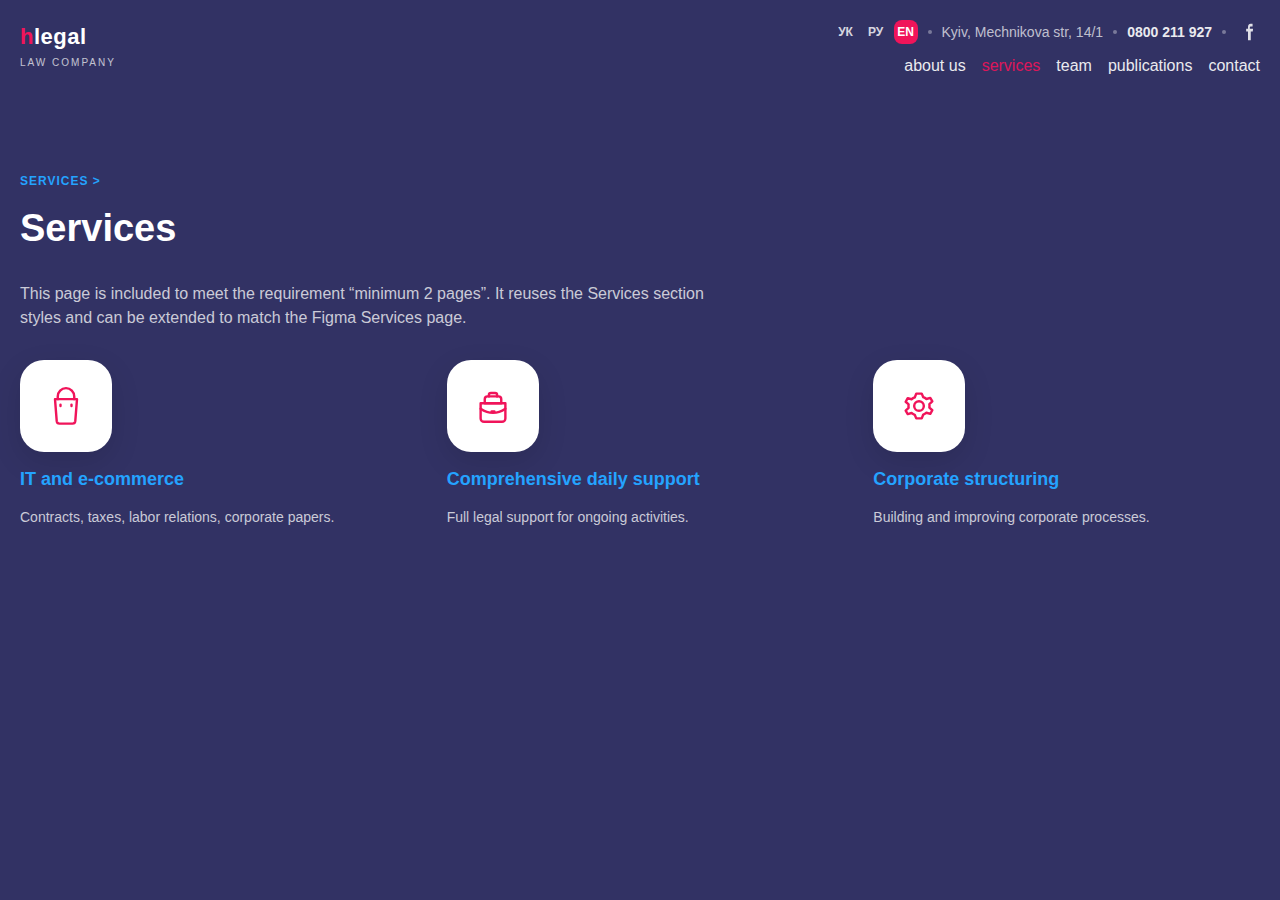
<file: services.html>
<!doctype html>
<html lang="en">
<head>
  <meta charset="UTF-8" />
  <meta name="viewport" content="width=device-width, initial-scale=1.0" />
  <title>Services – hlegal</title>
  <link rel="stylesheet" href="css/style.css" />
</head>
<body style="background:#323264">

<svg xmlns="http://www.w3.org/2000/svg" style="display:none">
  <symbol id="icon-facebook" viewBox="0 0 24 24">
    <path fill="currentColor" d="M14 8.5V7.1c0-.7.5-1.1 1.2-1.1H17V3h-2.1C12.8 3 12 4.4 12 6.7v1.8H10v3h2V21h3v-9.5h2.2l.3-3H15z"/>
  </symbol>

  <symbol id="icon-bag" viewBox="0 0 24 24">
    <path fill="currentColor" d="M7 7V6a5 5 0 0 1 10 0v1h2a1 1 0 0 1 1 1l-1 12a2 2 0 0 1-2 2H7a2 2 0 0 1-2-2L4 8a1 1 0 0 1 1-1h2zm2 0h6V6a3 3 0 0 0-6 0v1z"/>
  </symbol>

  <symbol id="icon-briefcase" viewBox="0 0 24 24">
    <path fill="currentColor" d="M9 4h6a2 2 0 0 1 2 2v2h3a1 1 0 0 1 1 1v3H3V9a1 1 0 0 1 1-1h3V6a2 2 0 0 1 2-2zm0 4h6V6H9v2zm-6 8h18v3a2 2 0 0 1-2 2H5a2 2 0 0 1-2-2v-3z"/>
  </symbol>

  <symbol id="icon-gear" viewBox="0 0 24 24">
    <path fill="currentColor" d="M19.4 13a7.7 7.7 0 0 0 0-2l2-1.5-2-3.5-2.3.7a7.4 7.4 0 0 0-1.7-1l-.3-2.4H11l-.3 2.4a7.4 7.4 0 0 0-1.7 1L6.7 6 4.7 9.5 6.7 11a7.7 7.7 0 0 0 0 2l-2 1.5 2 3.5 2.3-.7a7.4 7.4 0 0 0 1.7 1l.3 2.4h4l.3-2.4a7.4 7.4 0 0 0 1.7-1l2.3.7 2-3.5-2-1.5zM12 15.5A3.5 3.5 0 1 1 12 8a3.5 3.5 0 0 1 0 7.5z"/>
  </symbol>

  <symbol id="icon-handshake" viewBox="0 0 24 24">
    <path fill="currentColor" d="M7.5 12.5 4 9l2-2 3.5 3.5L12 8l4 4-3 3-1.5-1.5-1 1L9 13l-1.5-0.5zM14 20l-3-3 1-1 3 3-1 1zm3-1-3-3 1-1 3 3-1 1zm-6 0-3-3 1-1 3 3-1 1z"/>
  </symbol>

  <symbol id="icon-shield" viewBox="0 0 24 24">
    <path fill="currentColor" d="M12 2 4 5v6c0 5.6 3.8 10.9 8 12 4.2-1.1 8-6.4 8-12V5l-8-3zm0 18.5c-2.7-1.1-5-4.7-5-9V6.6L12 4.9l5 1.7v4.9c0 4.3-2.3 7.9-5 9z"/>
  </symbol>

  <symbol id="icon-gavel" viewBox="0 0 24 24">
    <path fill="currentColor" d="M2 21h8v-2H2v2zm9.3-9.7 3.4-3.4 2.8 2.8-3.4 3.4-2.8-2.8zm-1.4 1.4-2.8-2.8 6.4-6.4 2.8 2.8-6.4 6.4zM14.6 16l-1.4-1.4 4.2-4.2 1.4 1.4-4.2 4.2z"/>
  </symbol>

  <symbol id="icon-arrow-down" viewBox="0 0 24 24">
    <path fill="none" stroke="currentColor" stroke-width="2" d="M6 10l6 6 6-6"/>
  </symbol>
</svg>


<header class="header" style="position:relative">
  <div class="container">
    <div class="header__row">
      <a class="header__brand" href="index.html">
        <div>
          <div class="header__logo"><span>h</span>legal</div>
          <div class="header__tagline">LAW COMPANY</div>
        </div>
      </a>

      <div class="header__right">
        <div class="header__top">
          <div class="header__langs">
            <a class="header__lang" href="#">УК</a>
            <a class="header__lang" href="#">РУ</a>
            <a class="header__lang header__lang--active" href="#">EN</a>
          </div>

          <span class="header__sep"></span>
          <span>Kyiv, Mechnikova str, 14/1</span>

          <span class="header__sep"></span>
          <a class="header__phone" href="tel:0800211927">0800 211 927</a>

          <span class="header__sep"></span>
          <a class="header__social" href="#" aria-label="facebook">
            <svg><use href="assets/icons/sprite.svg#icon-facebook"></use></svg>
          </a>
        </div>

        <nav class="header__nav">
          <a href="#">about us</a>
          <a href="services.html" style="color:#F0145A">services</a>
          <a href="#">team</a>
          <a href="#">publications</a>
          <a href="#">contact</a>
        </nav>

        <button class="header__burger" type="button" data-burger aria-expanded="false" aria-label="menu">≡</button>
      </div>
    </div>

    <div class="header__mobile" data-mobile>
      <nav class="header__mobile-nav">
        <a href="#">about us</a>
        <a href="services.html">services</a>
        <a href="#">team</a>
        <a href="#">publications</a>
        <a href="#">contact</a>
      </nav>
    </div>
  </div>
</header>

<div class="top-block top-block--short">


</div>

<main class="services" style="background:transparent;color:#fff;padding-top:40px">
  <div class="container">
    <div class="services__label">services ></div>
    <h1 class="services__heading" style="color:#fff">Services</h1>
    <p style="max-width:720px;color:rgba(255,255,255,.75);margin-top:10px">
      This page is included to meet the requirement “minimum 2 pages”. It reuses the Services section styles and can be extended to match the Figma Services page.
    </p>

    <div class="services__grid" style="margin-top:30px">
      <article class="services__card">
        <div class="services__icon"><svg><use href="assets/icons/sprite.svg#icon-bag"></use></svg></div>
        <div class="services__title">IT and e-commerce</div>
        <div class="services__desc">Contracts, taxes, labor relations, corporate papers.</div>
      </article>

      <article class="services__card">
        <div class="services__icon"><svg><use href="assets/icons/sprite.svg#icon-briefcase"></use></svg></div>
        <div class="services__title">Comprehensive daily support</div>
        <div class="services__desc">Full legal support for ongoing activities.</div>
      </article>

      <article class="services__card">
        <div class="services__icon"><svg><use href="assets/icons/sprite.svg#icon-gear"></use></svg></div>
        <div class="services__title">Corporate structuring</div>
        <div class="services__desc">Building and improving corporate processes.</div>
      </article>
    </div>
  </div>
</main>

<script src="js/main.js"></script>
</body>
</html>
</file>
<file: css/style.css>
*{box-sizing:border-box}
html,body{height:100%}
body{margin:0;font-family:Arial,sans-serif;line-height:1.5;color:#111;background:#ffffff}
img{max-width:100%;display:block}
a{text-decoration:none;color:inherit}
button{font:inherit}
.container{width:100%;max-width:1320px;margin:0 auto;padding:0 20px}


/* Top block (hero + about + services) */
.top-block{position:relative;background:radial-gradient(1000px 700px at 20% 30%, rgba(240,20,90,.35), transparent 60%),radial-gradient(900px 600px at 80% 60%, rgba(36,163,255,.20), transparent 65%),linear-gradient(180deg,#323264 0%,#46466E 100%);border-radius:0 0 12px 12px;overflow:hidden;margin-bottom:50px}
.top-block::before{content:"";position:absolute;left:20px;right:20px;bottom:-10px;height:10px;background:#CACADB;border-radius:0 0 12px 12px}
.top-block::after{content:"";position:absolute;left:40px;right:40px;bottom:-20px;height:10px;background:#E7E7F2;border-radius:0 0 12px 12px}
.top-block--short{margin-bottom:30px}
/* Header */
.header{position:absolute;top:0;left:0;right:0;z-index:10;padding:20px 0}
.header__row{display:flex;justify-content:space-between;align-items:flex-start;gap:24px}
.header__brand{display:flex;align-items:center;gap:10px;color:#fff}
.header__logo{font-weight:800;letter-spacing:.5px;font-size:22px}
.header__logo span{color:#F0145A}
.header__tagline{font-size:10px;letter-spacing:2px;opacity:.7;margin-top:2px}
.header__right{display:flex;flex-direction:column;align-items:flex-end;gap:10px}
.header__top{display:flex;align-items:center;gap:10px;color:rgba(255,255,255,.7);font-size:14px}
.header__sep{width:4px;height:4px;border-radius:50%;background:rgba(255,255,255,.35);display:inline-block}
.header__langs{display:flex;gap:6px}
.header__lang{width:24px;height:24px;border-radius:8px;display:grid;place-items:center;font-size:12px;font-weight:700;color:#fff;opacity:.8}
.header__lang--active{background:#F0145A;opacity:1}
.header__lang:hover{background:rgba(255,255,255,.12)}
.header__phone{color:#fff;opacity:.9;font-weight:700}
.header__social{width:24px;height:24px;display:grid;place-items:center;color:#fff;opacity:.85}
.header__social:hover{opacity:1;color:#24A3FF}
.header__social svg{width:22px;height:22px}
.header__nav{display:flex;gap:16px;font-size:16px;color:#fff;opacity:.9}
.header__nav a{position:relative;padding-bottom:4px}
.header__nav a:hover{color:#24A3FF}
.header__burger{display:none;width:40px;height:40px;border:0;border-radius:12px;background:rgba(255,255,255,.1);color:#fff}
.header__mobile{display:none}
@media (max-width:768px){
  .header{position:relative;padding:12px 0 0}
  .header__row{align-items:center}
  .header__top{font-size:12px;flex-wrap:wrap;justify-content:flex-end}
  .header__nav{display:none}
  .header__burger{display:inline-grid;place-items:center}
  .header__mobile{display:block;margin-top:10px;background:rgba(255,255,255,.06);border-radius:16px;padding:14px}
}
.header__mobile-nav{display:flex;flex-direction:column;gap:10px}
.header__mobile-nav a{color:#fff;opacity:.9}
.header__mobile-nav a:hover{color:#24A3FF}

/* Hero */
.hero{position:relative;min-height:100vh;color:#fff;background:transparent;overflow:hidden}
.hero__symbol{position:absolute;left:50%;top:46%;transform:translate(-45%,-50%);height:140%;opacity:.22;pointer-events:none}
.hero__center{position:absolute;inset:0;display:grid;place-items:center;text-align:center;padding:0 20px}
.hero__title{font-size:38px;font-weight:800;letter-spacing:.2px;max-width:700px}
.hero__scroll{position:absolute;left:50%;bottom:28px;transform:translateX(-50%);width:42px;height:42px;border-radius:50%;border:1px solid rgba(255,255,255,.35);background:transparent;color:rgba(255,255,255,.85);display:grid;place-items:center;cursor:pointer;transition:.2s}
.hero__scroll svg{width:20px;height:20px}
.hero__scroll:hover{border-color:rgba(255,255,255,.8);color:#fff;transform:translateX(-50%) translateY(-2px)}
@media (max-width:768px){
  .hero{min-height:680px}
  .hero__title{font-size:30px}
  .hero__symbol{height:120%;top:50%}
}

/* About */
.about{background:transparent;color:#fff;padding:80px 0 50px}
.about__wrap{display:grid;grid-template-columns:1fr 1px 1.2fr;gap:40px;align-items:center}
.about__tabs{list-style:none;padding:0;margin:0;display:flex;flex-direction:column;gap:14px;font-size:38px;font-weight:800;color:rgba(255,255,255,.45)}
.about__tabs li{cursor:pointer}
.about__tabs li.is-active{color:#EF8080}
.about__tabs li:hover{color:rgba(255,255,255,.8)}
.about__divider{width:1px;height:220px;background:rgba(255,255,255,.25);justify-self:center}
.about__title{font-size:22px;font-weight:800;margin-bottom:12px}
.about__text{color:rgba(255,255,255,.75);max-width:520px}
@media (max-width:992px){
  .about__wrap{grid-template-columns:1fr}
  .about__divider{display:none}
  .about__tabs{flex-direction:row;flex-wrap:wrap;font-size:26px}
}

/* Services */
.services{background:transparent;color:#fff;padding:40px 0 70px}
.services__label{color:#24A3FF;font-weight:800;letter-spacing:1px;font-size:12px;text-transform:uppercase}
.services__heading{margin-top:10px;font-size:38px;font-weight:800;color:#EF8080}
.services__grid{margin-top:50px;display:grid;grid-template-columns:repeat(3,1fr);gap:40px}
.services__card{display:flex;flex-direction:column;gap:14px}
.services__icon{width:92px;height:92px;border-radius:24px;background:#ffffff;display:grid;place-items:center;color:#F0145A;box-shadow:0 10px 30px rgba(0,0,0,.12)}
.services__icon svg{width:44px;height:44px}
.services__title{color:#24A3FF;font-weight:800;font-size:18px}
.services__card{cursor:pointer}
.services__card:hover .services__title{color:#F0145A}
.services__desc{color:rgba(255,255,255,.75);font-size:14px}
@media (max-width:992px){.services__grid{grid-template-columns:repeat(2,1fr)}}
@media (max-width:540px){.services__grid{grid-template-columns:1fr;gap:28px}.services__heading{font-size:30px}}

/* Team */
.team{background:#ffffff;padding:60px 0}
.team__card{background:#fff;border-radius:16px;overflow:hidden;display:grid;grid-template-columns:420px 1fr;box-shadow:0 10px 30px rgba(0,0,0,.08)}
.team__img{width:100%;height:100%;object-fit:cover}
.team__content{padding:30px 30px 26px}
.team__label{color:#24A3FF;font-weight:800;letter-spacing:1px;font-size:12px;text-transform:uppercase}
.team__quote{margin-top:8px;font-size:30px;font-weight:800;color:#F0145A;line-height:1.2}
.team__name{margin-top:18px;color:#999;font-size:14px}
.team__role{color:#bbb;font-size:12px;margin-top:2px}
.team__dots{margin-top:18px;display:flex;justify-content:center;gap:10px}
.team__dot{width:10px;height:10px;border-radius:50%;background:rgba(36,163,255,.25);border:0;cursor:pointer}
.team__dot.is-active{background:#24A3FF}
@media (max-width:992px){.team__card{grid-template-columns:1fr}}

/* Clients */
.clients{background:#ffffff;padding:30px 0 60px}
.clients__title{text-align:center;font-size:12px;letter-spacing:1px;font-weight:800;color:#999;text-transform:uppercase;margin-bottom:20px}
.clients__grid{display:grid;grid-template-columns:repeat(4,1fr);border-radius:12px;overflow:hidden}
.clients__logo{height:120px;display:grid;place-items:center;font-weight:900;color:rgba(255,255,255,.92);letter-spacing:.5px}
.clients__logo--b1{background:#1C4280}
.clients__logo--b2{background:#143646}
.clients__logo--b3{background:#F48B30}
.clients__logo--b4{background:#9E4DC3}
.clients__logo--b5{background:#FD9339}
.clients__logo--b6{background:#E2E2E4;color:#333}
.clients__logo--b7{background:#C71C36}
.clients__logo--b8{background:#DCF3F9;color:#333}
.clients__logo--b9{background:#EAEAEA;color:#333}
.clients__logo--b10{background:#282240}
.clients__logo--b11{background:#1D4568}
.clients__logo--b12{background:#000}
@media (max-width:992px){.clients__grid{grid-template-columns:repeat(3,1fr)}}
@media (max-width:540px){.clients__grid{grid-template-columns:repeat(2,1fr)}}

/* Publications */
.publications{background:#ffffff;padding:40px 0 60px}
.publications__label{color:#24A3FF;font-weight:800;letter-spacing:1px;font-size:12px;text-transform:uppercase}
.publications__heading{margin-top:10px;font-size:38px;font-weight:800;color:#F0145A}
.publications__grid{margin-top:30px;display:grid;grid-template-columns:repeat(3,1fr);gap:30px}
.publications__card{background:#fff;border-radius:12px;overflow:hidden;box-shadow:0 10px 30px rgba(0,0,0,.06);display:flex;flex-direction:column}
.publications__img{width:100%;height:200px;object-fit:cover}
.publications__body{padding:20px}
.publications__title{color:#24A3FF;font-weight:800;font-size:16px}
.publications__date{margin-top:6px;font-size:12px;letter-spacing:1px;font-weight:800;color:#B3B3BA;text-transform:uppercase}
.publications__text{margin-top:12px;font-size:14px;color:#444}
@media (max-width:992px){.publications__grid{grid-template-columns:1fr}.publications__img{height:240px}}

/* Footer */
.footer{background:#ffffff;padding:20px 0 40px;border-top:2px solid #E6E6F0}
.footer__row{display:flex;justify-content:space-between;gap:20px;flex-wrap:wrap;align-items:center}
.footer__left,.footer__right{display:flex;align-items:center;gap:10px;flex-wrap:wrap;color:#666;font-size:14px}
.footer__map{color:#24A3FF;font-weight:800;font-size:12px;letter-spacing:1px;text-transform:uppercase}
.footer__copyright{color:#B3B3BA;font-size:14px}
.footer__social{width:28px;height:28px;color:#24A3FF;display:grid;place-items:center}
.footer__social svg{width:24px;height:24px}
.footer__social:hover{color:#F0145A}
.footer__phone{font-weight:800;color:#444}
.footer__email{color:#24A3FF;font-weight:800}


/* UPDATED CLIENTS (rows images) */
.clients{padding:60px 0 0}.clients__title{text-transform:uppercase;letter-spacing:1px;font-weight:700;font-size:14px;color:#323264;text-align:center;margin-bottom:30px}.clients__rows{border-radius:12px;overflow:hidden}.clients__row{display:block;width:100%;height:auto}



/* Added from Figma Splash.svg */
.hero__splash{
  position:absolute;
  left:50%;
  top:50%;
  transform: translate(-62%, -58%);
  height: 170%;
  opacity: 1;
  z-index: 1;
  pointer-events:none;
}
.hero__symbol{
  z-index: 0;
  opacity: 0.22;
}
</file>
